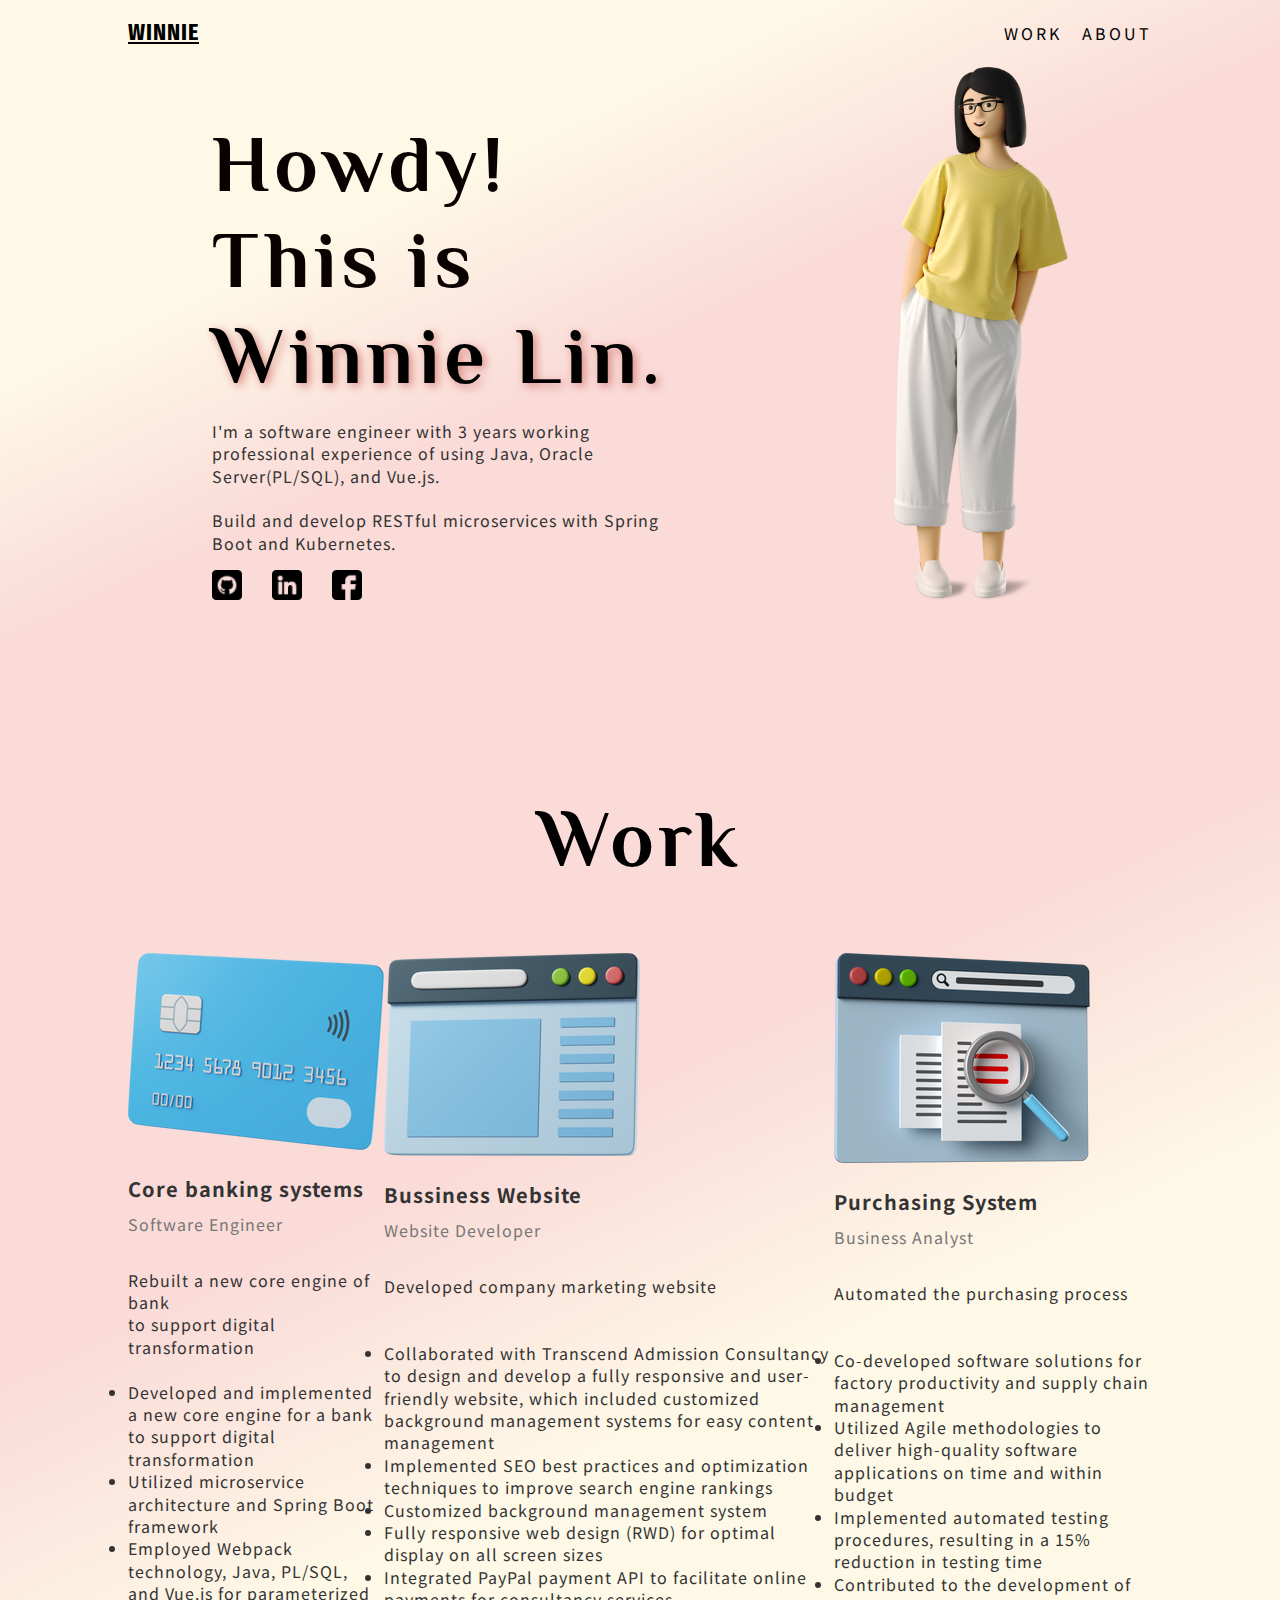
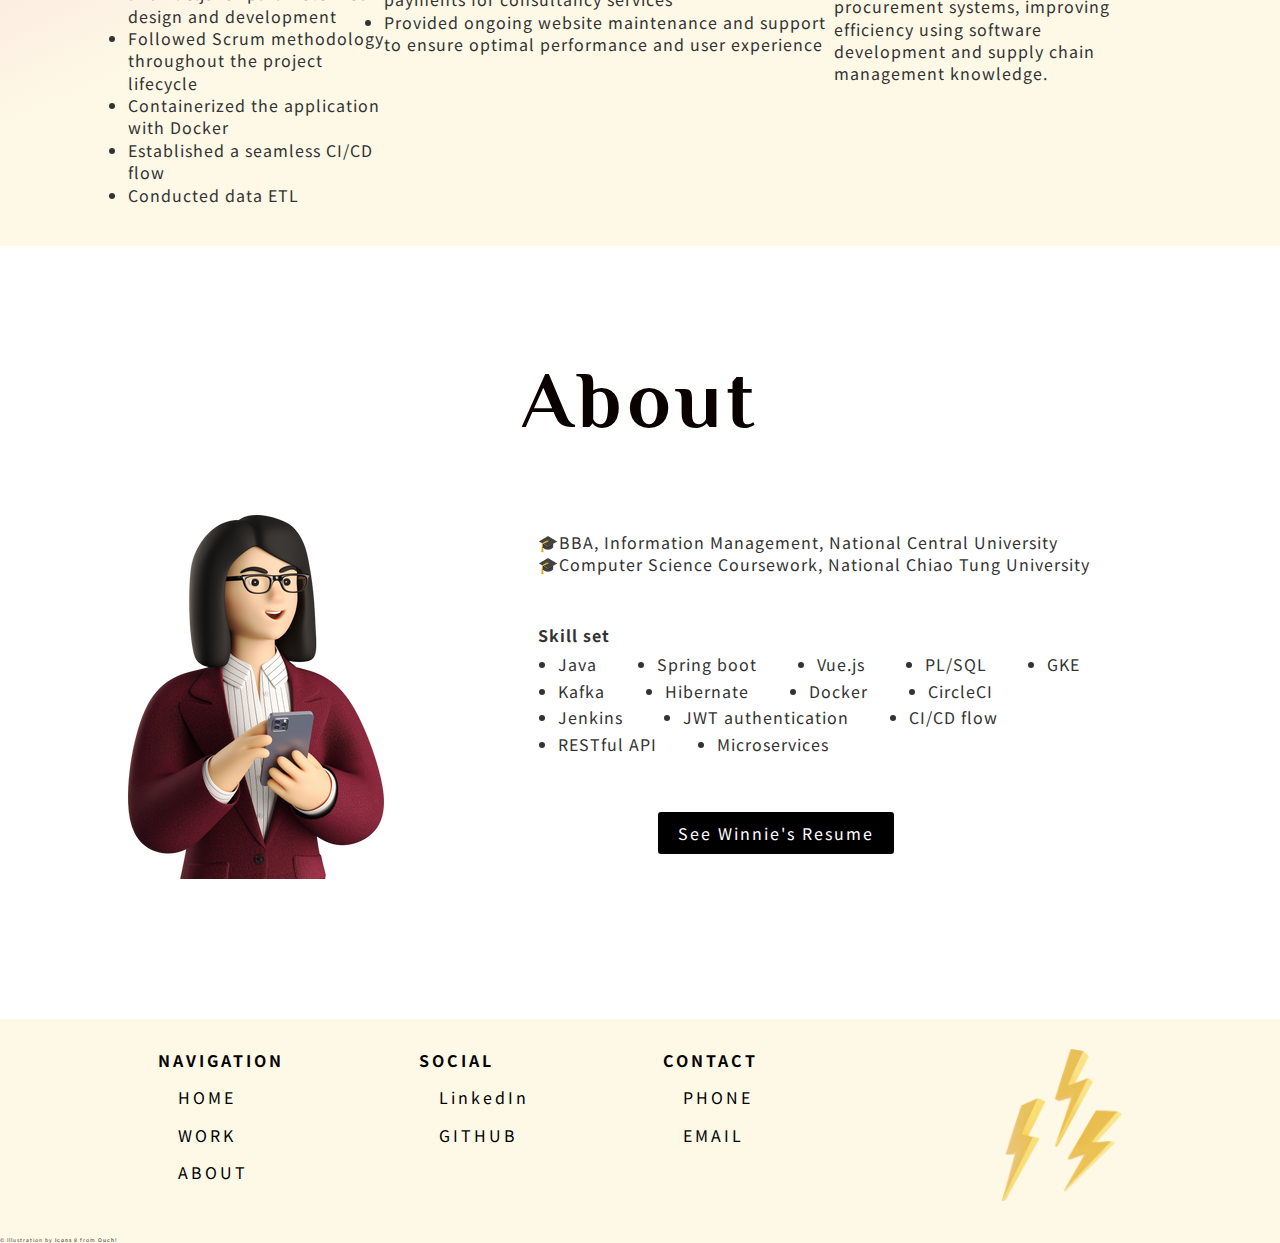
<file: index.html>
<!DOCTYPE html>
<html lang="en">
<head>
    <meta charset="UTF-8">
    <title>Winnie's website</title>
    <link rel="apple-touch-icon" sizes="180x180" href="/apple-touch-icon.png">
    <link rel="icon" type="image/png" sizes="32x32" href="/favicon-32x32.png">
    <link rel="icon" type="image/png" sizes="16x16" href="/favicon-16x16.png">
    <link rel="stylesheet" href="css/style.css">
    <link rel="shortcut icon" type="image/x-icon" href="favicon.ico"/>
</head>

<body>
<main>
    <section class="primary">
        <header id="home">
            <div id="header-content" class="header-content wrapper-content">
                <h1 class="logo">WINNIE</h1>
                <nav class="header-nav">
                    <a href="#work" class="link-text">WORK</a>
                    <a href="#about" class="link-text">ABOUT</a>
                </nav>
            </div>
        </header>
        <div class="primary-content wrapper-content">
            <div class="wrapper-primary-text">
                <div class="primary-title title">Howdy!<br>This is<br><span class="title">Winnie
                    Lin.</span></div>
                <p>I'm a software engineer with 3 years working professional experience of using
                    Java, Oracle Server(PL/SQL), and Vue.js. <br><br>Build and develop RESTful microservices with Spring
                    Boot and Kubernetes.</p>
                <div class="primary-social">
                    <a href="//github.com/WinnieLinshi" target="_blank">
                        <img class="icon" src="assets/images/github.png"></a>
                    <a href="//www.linkedin.com/in/winnielin2949/" target="_blank">
                        <img class="icon" src="assets/images/linkedin.png"></a>
                    <a href="//www.facebook.com/WinnieLin0618" target="_blank">
                        <img class="icon" src="assets/images/facebook.png"></a>
                </div>
            </div>
            <img class="portrait-img" src="assets/images/portrait.png">
        </div>
    </section>
    <section class="work">
        <div class="detailed-content wrapper-content">
            <h2 id="work" class="secondary-title title">Work</h2>
            <div class="wrapper-selected-works">
                <div class="wrapper-work">
                    <a href="https://www.ithome.com.tw/news/144021" target="_blank">
                        <img class="work-img" src="assets/images/core-banking.png"></a>
                    <div class="wrapper-work-text">
                        <h3 class="work-title">Core banking systems</h3>
                        <div class="work-position">Software Engineer</div>
                        <div>Rebuilt a new core engine of bank <br>to support digital transformation</div>
                        <br>
                        <li>Developed and implemented a new core engine for a bank to support digital transformation</li>
                        <li>Utilized microservice architecture and Spring Boot framework</li>
                        <li>Employed Webpack technology, Java, PL/SQL, and Vue.js for parameterized design and development</li>
                        <li>Followed Scrum methodology throughout the project lifecycle</li>
                        <li>Containerized the application with Docker</li>
                        <li>Established a seamless CI/CD flow</li>
                        <li>Conducted data ETL</li>
                    </div>
                </div>
                <div class="wrapper-work">
                    <a href="https://transcendadmissions.com/" target="_blank">
                        <img class="work-img" src="assets/images/transcend-admissions.png"></a>
                    <div class="wrapper-work-text">
                        <h3 class="work-title">Bussiness Website</h3>
                        <div class="work-position">Website Developer</div>
                        <div>Developed company marketing website</div>
                        <br><br>
                        <li>Collaborated with Transcend Admission Consultancy to design and develop a fully responsive and user-friendly website, which included customized background management systems for easy content management</li>
                        <li>Implemented SEO best practices and optimization techniques to improve search engine rankings</li>
                        <li>Customized background management system</li>
                        <li>Fully responsive web design (RWD) for optimal display on all screen sizes</li>
                        <li>Integrated PayPal payment API to facilitate online payments for consultancy services</li>
                        <li>Provided ongoing website maintenance and support to ensure optimal performance and user experience</li>
                    </div>
                </div>
                <div class="wrapper-work">
                    <img class="work-img" src="assets/images/e-purchasing.png">
                    <div class="wrapper-work-text">
                        <h3 class="work-title">Purchasing System</h3>
                        <div class="work-position">Business Analyst</div>
                        <div>Automated the purchasing process</div>
                        <br><br>
                        <li>Co-developed software solutions for factory productivity and supply chain management</li>
                        <li>Utilized Agile methodologies to deliver high-quality software applications on time and within budget</li>
                        <li>Implemented automated testing procedures, resulting in a 15% reduction in testing time</li>
                        <li>Contributed to the development of procurement systems, improving efficiency using software development and supply chain management knowledge.</li>
                    </div>
                </div>
            </div>
        </div>
    </section>
    <section>
        <div class="detailed-content wrapper-content">
            <h2 id="about" class="secondary-title title">About</h2>
            <div class="wrapper-about">
                <img src="assets/images/professional-look.png">
                <div class="wrapper-about-text">
                    <p>‍🎓BBA, Information Management, National Central University
                        <br> 🎓Computer Science Coursework, National Chiao Tung University
                    </p>
                    <br>
                    <div class="about-title">Skill set</div>
                    <ul class="about-skill-list">
                        <li class="about-skill-item">Java</li>
                        <li class="about-skill-item">Spring boot</li>
                        <li class="about-skill-item">Vue.js</li>
                        <li class="about-skill-item">PL/SQL</li>
                        <li class="about-skill-item">GKE</li>
                        <li class="about-skill-item">Kafka</li>
                        <li class="about-skill-item">Hibernate</li>
                        <li class="about-skill-item">Docker</li>
                        <li class="about-skill-item">CircleCI</li>
                        <li class="about-skill-item">Jenkins</li>
                        <li class="about-skill-item">JWT authentication</li>
                        <li class="about-skill-item">CI/CD flow</li>
                        <li class="about-skill-item">RESTful API</li>
                        <li class="about-skill-item">Microservices</li>
                    </ul>
                    <a href="//drive.google.com/file/d/1_EqpmW0ChCpFrx5BSsvhxaWi2r423ak_/view?usp=sharing"
                    target="_blank" class="about-link-button link-button">See Winnie's Resume</a>
                </div>
            </div>
        </div>
    </section>
</main>
<footer>
    <div class="footer-content wrapper-content">
        <nav>
            <div class="footer-nav-list">
                <div class="footer-nav-list-title">NAVIGATION</div>
                <a href="#home" class="footer-nav-list-text link-text">HOME</a>
                <a href="#work" class="footer-nav-list-text link-text">WORK</a>
                <a href="#about" class="footer-nav-list-text link-text">ABOUT</a>
                <!--                <a href="" class="footer-nav-list-text link-text">WORKS</a>-->
            </div>
            <div class="footer-nav-list">
                <div class="footer-nav-list-title">SOCIAL</div>
                <a href="//www.linkedin.com/in/winnielin2949/" target="_blank" class="footer-nav-list-text link-text">LinkedIn</a>
                <a href="//github.com/WinnieLinshi" target="_blank" class="footer-nav-list-text link-text">GITHUB</a>

            </div>
            <div class="footer-nav-list">
                <div class="footer-nav-list-title">CONTACT</div>
                <a href="tel:0906182355" class="footer-nav-list-text link-text">PHONE</a>
                <a href="mailto:linw2949@gmail.com" class="footer-nav-list-text link-text">EMAIL</a>
            </div>
        </nav>
        <div>
            <img class="footer-img" src="assets/images/lightnings.png">
        </div>
    </div>
    <div class="footer-license">© Illustration by <a href="https://icons8.com/illustrations/author/zD2oqC8lLBBA">Icons
        8</a> from <a href="https://icons8.com/illustrations">Ouch!</a></div>
</footer>
</body>
</html>
</file>
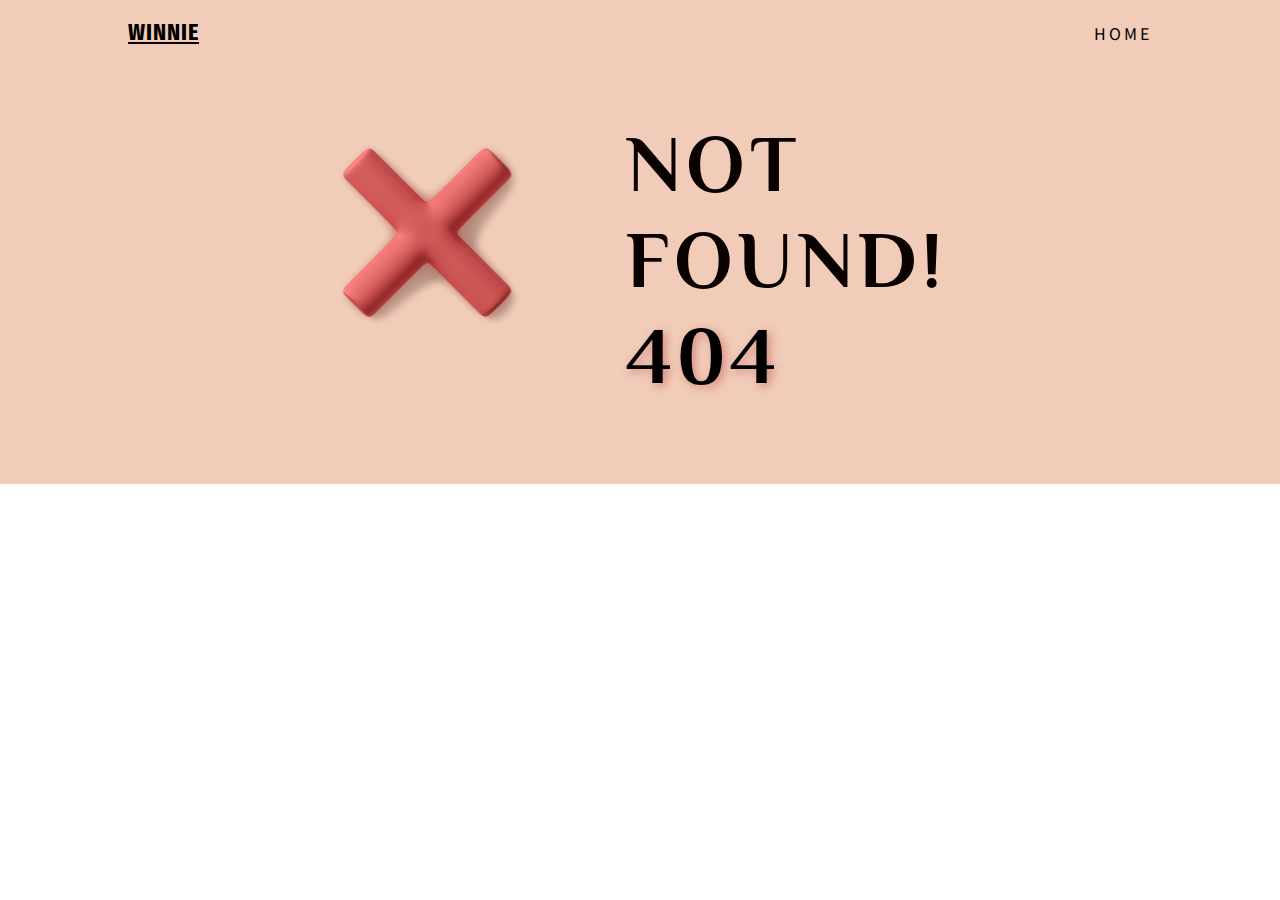
<file: 404.html.html>
<!DOCTYPE html>
<html lang="en">
<head>
    <meta charset="UTF-8">
    <title>Winnie's website</title>
    <link rel="apple-touch-icon" sizes="180x180" href="/apple-touch-icon.png">
    <link rel="icon" type="image/png" sizes="32x32" href="/favicon-32x32.png">
    <link rel="icon" type="image/png" sizes="16x16" href="/favicon-16x16.png">
    <link rel="manifest" href="/site.webmanifest">
    <link rel="stylesheet" href="css/style.css">
    <link rel="shortcut icon" type="image/x-icon" href="favicon.ico"/>
</head>

<body>
<section class="not-found-primary">
    <header id="home">
        <div id="header-content" class="header-content wrapper-content">
            <h1 class="logo">WINNIE</h1>
            <nav class="header-nav">
                <a href="index.html" class="link-text">HOME</a>
            </nav>
        </div>
    </header>
    <div class="primary-content wrapper-content">
        <img class="not-found-img" src="assets/images/404.png">
        <div class="primary-title title">NOT <br>FOUND!<br><span class="title">404</span></div>
    </div>
</section>
</body>
</html>
</file>
<file: css/style.css>
@import url("https://fonts.googleapis.com/css2?family=Noto+Sans+TC:wght@400;500;700&family=Fira+Sans+Extra+Condensed:ital,wght@1,700&family=Philosopher:wght@700&display=swap");

body {
    margin: 0;
    font-family: "Noto sans TC", sans-serif;
    letter-spacing: 1px;
    color: #333;
    line-height: 1.4;
}

a {
    text-decoration: none;
    color: #000;
}

.wrapper-content {
    box-sizing: border-box;
    position: relative;
    width: 100%;
    max-width: 1024px;
    margin: 0 auto;
}
.footer-license{
    font-size: 5px;
}

.primary {
    background-image: linear-gradient(155deg, #FEF9E7 30%, #FADBD8 50%);
}

.work {
    background-image: linear-gradient(155deg, #FADBD8 40%, #FEF9E7 60%);
}

.not-found-primary{
    background-color: #f1ccb8;
}

footer {
    background-color: #FEF9E7;
}

.header-content {
    width: 100%;
    display: flex;
    justify-content: space-between;
    align-items: center;
}

.logo {
    font-family: "Fira Sans Extra Condensed", sans-serif;
    color: #000;
    font-size: 24px;
    text-decoration: underline;
}

.header-nav {
    display: flex;
    justify-content: space-between;
}

.link-text {
    letter-spacing: 3px;
    margin-left: 20px;
}

.link-text:hover {
    transition: all 0.3s;
    color: #CD6155;
}

@media screen and (max-width: 767px) {
    .header-content {
        transition: background-color 0.2s;
    }

    .wrapper-hamburger {
        height: 15px;
        display: flex;
        flex-direction: column;
        justify-content: space-between;
        cursor: pointer;
    }

    .cross-button {
        width: 30px;
        height: 3px;
        background-color: #333;
        transition: all 0.2s;
    }

    .header-nav {
        display: none;
    }

    .header-content_active {
        background-color: #333;
        height: 100vh;
        display: flex;
        flex-wrap: wrap;
        justify-content: space-between;
        align-content: flex-start;
        align-items: center;
        padding-bottom: 20px;
    }

    .header-content_active .header-nav {
        width: 100%;
        display: flex;
        flex-direction: column;
        align-items: center;
        margin-top: 20vh;
    }

    .header-content_active .logo {
        color: white;
    }

    .header-content_active .link-text {
        color: white;
        font-size: 36px;
        margin-bottom: 50px;
    }
}

/* primary */

.primary-content {
    display: flex;
    justify-content: center;
    align-items: center;
    padding-bottom: 80px;
    padding-left: 30px;
    padding-right: 30px;
}

.wrapper-primary-text {
    width: 50%;
}

.portrait-img {
    padding-left: 200px;
    width: 18%;
    height: 100%;
}

.not-found-img{
    padding-right: 100px;
    width: 20%;
}

.icon {
    width: 30px;
    height: 30px;
}

.center {
    display: flex;
    justify-content: center;
    align-items: center;
    height: 200px;
}

.title {
    font-family: "Philosopher";
    font-weight: bold;
    letter-spacing: 5px;
    line-height: 1.2;
    color: #0A0200;
}

img:hover {
    opacity:0.2;
}

.primary-title {
    font-size: 80px;
    margin-top: 50px;
}

.primary-title > span {
    color: #000;
    text-shadow: 3px 3px 10px #D98880
}

.link-button {
    display: inline-block;
    letter-spacing: 2px;
    background-color: #000;
    color: white;
    border-radius: 3px;
    padding: 10px 20px;
}

.link-button:hover {
    background-color: #7B241C;
    transition: all 0.3s;
}

.primary-link-button {
    margin-bottom: 40px;
}

.primary-social {
    width: 150px;
    display: flex;
    justify-content: space-between;
    align-items: center;
}

@media screen and (max-width: 1023px) and (min-width: 768px) {
    .primary-content {
        padding-bottom: 0;
    }

    .wrapper-primary-text {
        width: 50%;
        padding-bottom: 80px;
    }

    .portrait-img {
        width: 50%;
        align-self: flex-end;
    }
}

@media screen and (max-width: 767px) {
    .primary-content {
        flex-direction: column;
        padding-bottom: 0;
        padding-top: 70px;
    }

    .wrapper-primary-text {
        width: 90%;
    }

    .primary-title {
        font-size: 48px;
    }

    .primary-social {
        display: none;
    }

    .portrait-img {
        width: 80%;
        align-self: center;
    }
}

/* selected works */

.detailed-content {
    padding-top: 40px;
    padding-bottom: 40px;
    display: flex;
    flex-direction: column;
    align-items: center;
}

.wrapper-selected-works {
    width: 100%;
    display: flex;
    justify-content: space-between;
}

.secondary-title {
    font-size: 80px;
}

#work{
    color:#000000;
}

.work-title {
    font-size: 20px;
    margin-top: 20px;
    margin-bottom: 10px;
}

.work-position {
    height: 46px;
    color: #777;
    margin-bottom: 10px;
}

.work-link-button {
    margin-top: 30px;
    margin-bottom: 20px;
}

.work-link {
    text-decoration: underline;
    font-weight: bold;
    letter-spacing: 2px;
}

@media screen and (max-width: 1023px) and (min-width: 768px) {
    .wrapper-selected-works {
        width: 600px;
        flex-direction: column;
        justify-content: flex-start;
    }

    .wrapper-work {
        display: flex;
        margin-bottom: 50px;
    }

    .wrapper-work-text {
        display: flex;
        flex-direction: column;
        align-items: flex-start;
        margin: auto;
    }

    .work-title {
        margin-top: 0;
    }
}

@media screen and (max-width: 767px) {
    .secondary-title {
        font-size: 28px;
    }

    .wrapper-selected-works {
        width: 300px;
        flex-direction: column;
    }

    .work-title {
        font-size: 20px;
    }

    .wrapper-work {
        margin-bottom: 50px;
    }
}

/* about */
.wrapper-about {
    width: 100%;
    display: flex;
    align-items: flex-start;
    justify-content: space-between;
}

.wrapper-about-text {
    width: 60%;
}

.about-title {
    font-weight: bold;
    margin-top: 10px;
}

.about-skill-list {
    display: flex;
    flex-wrap: wrap;
    margin: 5px 0;
    padding-left: 20px;
}

.about-skill-item {
    margin: 2px 60px 2px 0;
}

.about-link-button {
    margin-top: 50px;
    margin-left: 120px;
}

@media screen and (max-width: 1023px) and (min-width: 768px) {
    .wrapper-about {
        max-width: 820px;
        width: 90%;
    }
}

@media screen and (max-width: 767px) {
    .wrapper-about {
        width: 95%;
        flex-direction: column;
        align-items: center;
        justify-content: flex-start;
    }

    .wrapper-about-text {
        width: 80%;
        margin-top: 50px;
    }
}

/* footer */

footer {
    margin-top: 100px;
}

.footer-content {
    padding: 30px;
    display: flex;
    justify-content: space-between;
}

footer nav {
    width: 600px;
    display: flex;
    justify-content: space-between;
}

.footer-nav-list {
    color: #000;
    display: flex;
    flex-direction: column;
}

.footer-img {
    width: 120px;
}

.footer-nav-list-title {
    font-weight: bold;
    margin-bottom: 15px;
    letter-spacing: 3px;
}

.footer-nav-list-text {
    margin-bottom: 15px;
}

@media screen and (max-width: 1023px) and (min-width: 768px) {
    .footer-content {
        flex-direction: column;
        justify-content: flex-start;
        width: fit-content;
    }

    footer nav {
        margin-top: 30px;
    }
}

@media screen and (max-width: 767px) {
    .footer-content {
        width: 100%;
        flex-direction: column;
        justify-content: flex-start;
    }

    footer nav {
        width: 100%;
        flex-direction: column;
        margin-top: 30px;
    }

    .footer-nav-list {
        margin-top: 30px;
    }
}
</file>
